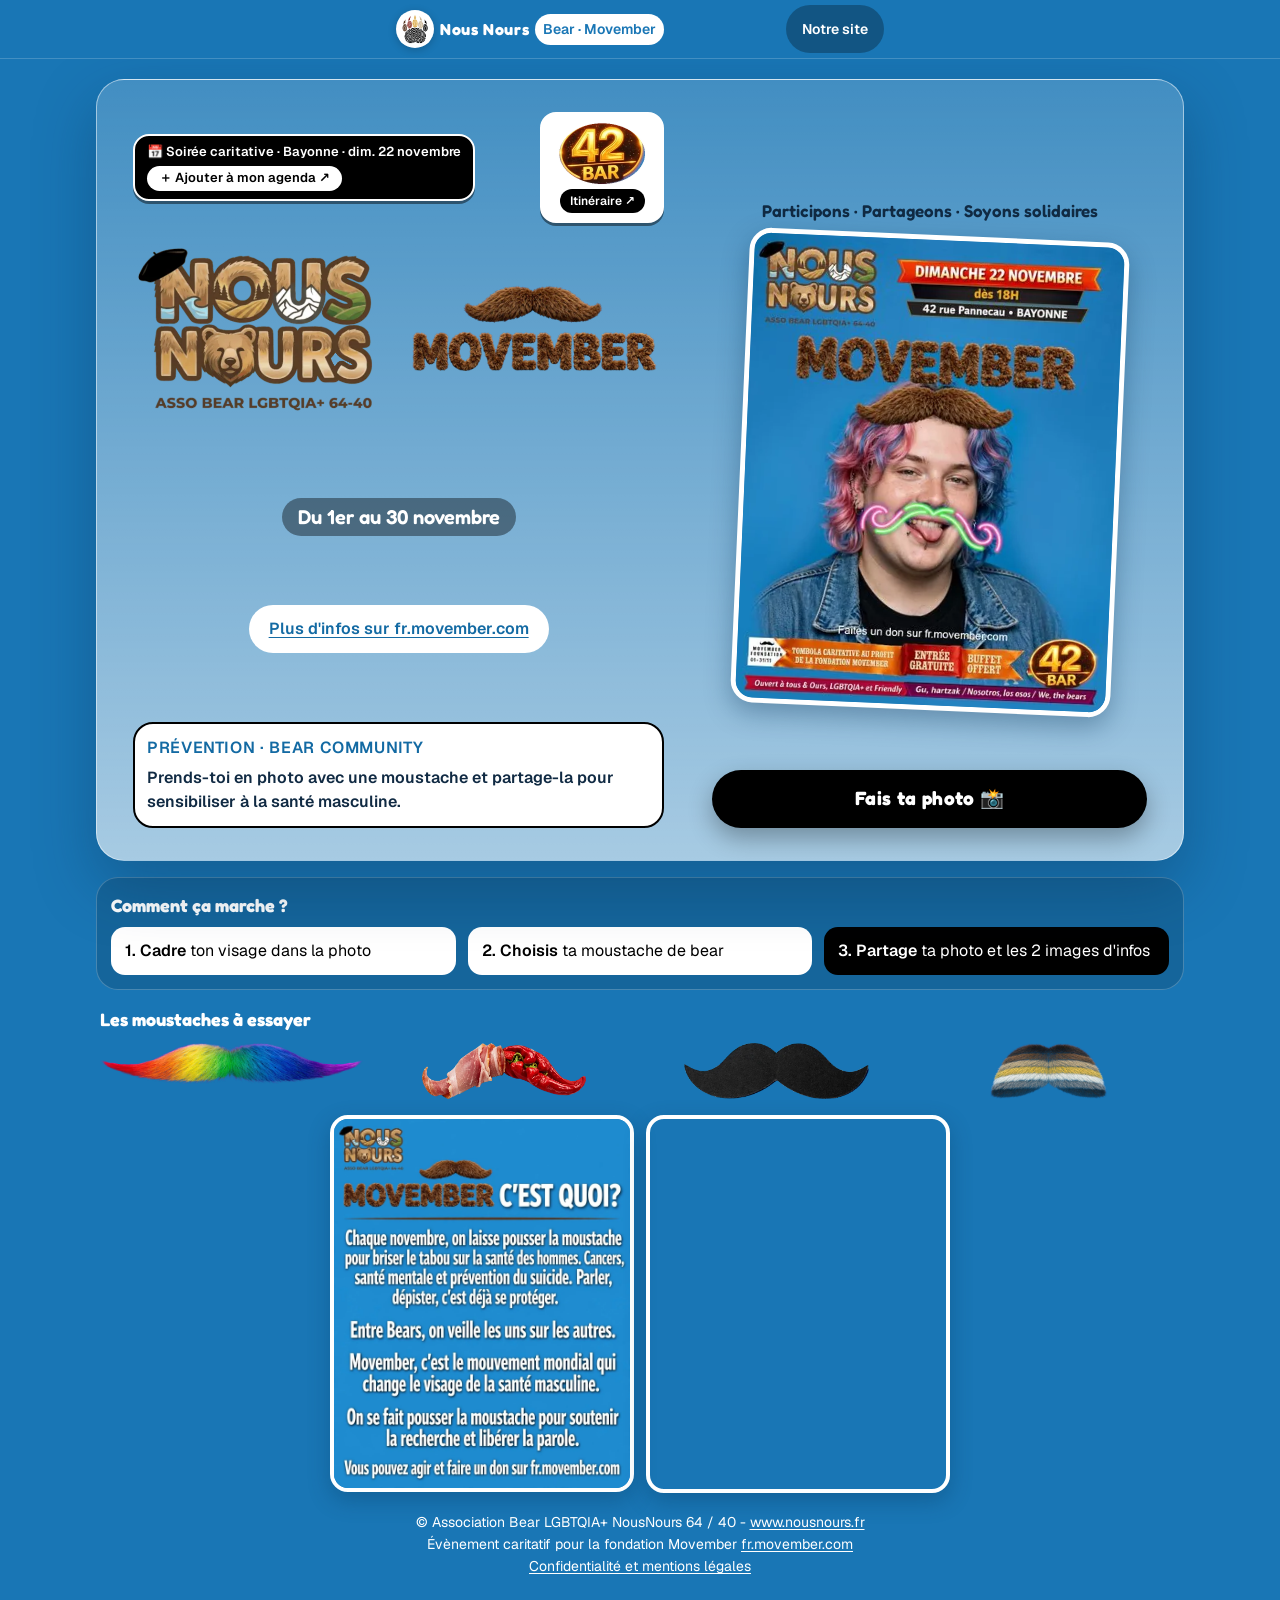
<file: index.html>
<!DOCTYPE html>
<html lang="fr">
<head>
<meta charset="UTF-8">
<meta http-equiv="Content-Security-Policy" content="default-src 'none'; script-src 'self' 'wasm-unsafe-eval'; style-src 'self'; img-src 'self' blob:; font-src 'self'; media-src 'self' blob:; connect-src 'self'; worker-src 'self' blob:; manifest-src 'self'; base-uri 'none'; form-action 'none'">
<meta name="referrer" content="no-referrer">
<meta name="viewport" content="width=device-width, initial-scale=1, viewport-fit=cover">
<meta name="theme-color" content="#1976b5">
<title>Movember · Nous Nours · Photoshoot</title>
<meta name="description" content="Movember avec Nous Nours : prends-toi en photo avec une moustache de bear et partage-la. Ta photo reste sur ton téléphone.">
<meta property="og:type" content="website">
<meta property="og:locale" content="fr_FR">
<meta property="og:title" content="Movember · Nous Nours · Photoshoot">
<meta property="og:description" content="Prends-toi en photo avec une moustache de bear et partage-la pour sensibiliser à la santé masculine. Ta photo n'est envoyée nulle part.">
<meta property="og:image" content="https://meydur64.github.io/photoshoot-movember/assets/og.jpg">
<meta property="og:url" content="https://meydur64.github.io/photoshoot-movember/">
<meta name="twitter:card" content="summary_large_image">
<link rel="icon" type="image/png" sizes="32x32" href="assets/favicon-32.png">
<link rel="apple-touch-icon" href="assets/apple-touch-icon.png">
<link rel="manifest" href="manifest.webmanifest">
<link rel="stylesheet" href="style.css">
</head>
<body>
<a class="skip" href="#contenu">Aller au contenu</a>

<header class="top">
  <div class="top-in">
    <div class="brand">
      <div class="brand-dot"><img data-asset="empreinte" alt=""></div>
      <b>Nous Nours</b>
      <span class="tag">Bear · Movember</span>
    </div>
    <a class="btn-info" href="https://www.nousnours.fr" target="_blank" rel="noopener noreferrer">Notre site</a>
  </div>
</header>

<!-- ============ ACCUEIL ============ -->
<main id="s-landing"><span id="contenu"></span>
  <section class="hero">
    <div class="hero-pills">
      <button class="pill-black" id="btn-agenda"><span class="pb-t"><span aria-hidden="true">📅</span> Soirée caritative · Bayonne · dim. 22 novembre</span><span class="pb-a" id="agenda-act"><span aria-hidden="true">＋</span> Ajouter à mon agenda<span aria-hidden="true"> ↗</span></span></button>
      <a class="pill-orange" href="https://www.google.com/maps/search/?api=1&query=42+Bar+42+rue+Pannecau+Bayonne" target="_blank" rel="noopener noreferrer"><img data-asset="logo42" alt="42 Bar"><span class="pb-a">Itinéraire<span aria-hidden="true"> ↗</span><span class="sr-only"> : 42 rue Pannecau à Bayonne, sur Google Maps</span></span></a>
    </div>
    <div class="hero-grid">
      <div class="hero-brand">
        <img class="hero-logo" data-asset="logo" alt="Nous Nours – Asso Bear LGBTQIA+ 64-40">
        <h1 class="hero-h1"><img class="hero-title" data-asset="titre" alt="Movember"></h1>
      </div>
    </div>

    <p class="dates">Du 1er au 30 novembre</p>
    <a class="more" href="https://fr.movember.com" target="_blank" rel="noopener noreferrer">Plus d'infos sur fr.movember.com</a>

    <div class="note">
      <div>
        <p class="eyebrow">Prévention · Bear community</p>
        <p>Prends-toi en photo avec une moustache et partage-la pour sensibiliser à la santé masculine.</p>
      </div>
    </div>

    <p class="feat">Participons · Partageons · Soyons solidaires</p>
    <div class="frame-wrap">
      <button class="frame" id="slides" aria-pressed="false" aria-label="Photos de participants Movember portant une moustache de bear. Toucher pour mettre le défilement en pause.">
        <img class="slide on" data-asset="s1" alt="">
        <img class="slide" data-asset="s2" alt="">
        <img class="slide" data-asset="s3" alt="">
        <img class="slide" data-asset="s4" alt="">
        <img class="slide" data-asset="s5" alt="">
        <span class="paused" aria-hidden="true">⏸ En pause</span>
      </button>
    </div>
    <button class="cta" id="btn-start">Fais ta photo 📸</button>
    <div class="iab" id="iab" hidden>
      <p id="iab-text"></p>
      <label class="btn w iab-btn" for="file-cam">Prendre une photo</label>
      <input type="file" id="file-cam" accept="image/*" capture="user" hidden>
    </div>
  </section>

  <section class="how">
    <h2>Comment ça marche ?</h2>
    <ol class="steps">
      <li><b>1. Cadre</b> ton visage dans la photo</li>
      <li><b>2. Choisis</b> ta moustache de bear</li>
      <li><b>3. Partage</b> ta photo et les 2 images d'infos</li>
    </ol>
  </section>

  <section class="mous">
    <h2>Les moustaches à essayer</h2>
    <div class="tiles" id="tiles" aria-hidden="true"></div>
  </section>

  <section class="pack">
    <button class="zoom" data-zoom="explications" aria-label="Agrandir l'image : Movember, c'est quoi ?"><img loading="lazy" data-asset="explications" alt="Movember, c'est quoi ?"></button>
    <button class="zoom" data-zoom="affiche" aria-label="Agrandir l'affiche : super gros lot surprise, tombola au 42 Bar"><img loading="lazy" data-asset="affiche" alt=""></button>
    <p class="sr-only">Soirée caritative dimanche 22 novembre dès 18h au 42 Bar, 42 rue Pannecau, Bayonne : tombola, entrée gratuite, buffet offert. Movember du 1er au 30 novembre : fr.movember.com.</p>
  </section>

  <footer>© Association Bear LGBTQIA+ NousNours 64 / 40 - <a href="https://www.nousnours.fr" target="_blank" rel="noopener noreferrer">www.nousnours.fr</a><br>Évènement caritatif pour la fondation Movember <a href="https://fr.movember.com" target="_blank" rel="noopener noreferrer">fr.movember.com</a><br><a href="confidentialite.html">Confidentialité et mentions légales</a></footer>
</main>

<!-- ============ CAMERA ============ -->
<section class="screen" id="s-camera" aria-labelledby="cam-title" hidden>
  <h2 class="sr-only" id="cam-title" tabindex="-1">Prise de la photo</h2>
  <video id="vid" playsinline muted autoplay aria-hidden="true"></video>
  <div class="cam-top">
    <button id="btn-close"><span aria-hidden="true">✕</span> Fermer</button>
    <div class="hint" id="hint" role="status">Cadre ton visage</div>
    <button id="btn-flip" aria-label="Changer de caméra"><span aria-hidden="true">⟲</span></button>
  </div>
  <div class="stage">
    <canvas id="preview" width="540" height="675" role="img" aria-label="Aperçu de ta photo avec la moustache"></canvas>
    <div class="overlay" id="loading"><div><div class="spin"></div><p id="loading-text">Préparation de la photo…</p></div></div>
    <div class="overlay" id="count" aria-live="polite" hidden></div>
    <div class="overlay" id="flash"></div>
    <div class="overlay" id="cam-error" role="alert" hidden><p id="cam-error-text"></p><button id="btn-err-file">Prendre une photo</button><button id="btn-err-retry" hidden>Réessayer</button><button id="btn-err-continue" hidden>Continuer quand même</button></div>
  </div>
  <div class="cam-bottom">
    <div class="carousel" id="carousel" role="radiogroup" aria-label="Choix de la moustache"></div>
    <details id="adjust">
      <summary>Ajuster la taille et la position</summary>
      <div class="sliders">
        <label><span>Taille de la moustache <output id="o-mscale">100 %</output></span><input type="range" id="sl-mscale" min="0.6" max="1.6" step="0.02" value="1"></label>
        <label><span>Hauteur de la moustache <output id="o-my">0</output></span><input type="range" id="sl-my" min="-40" max="40" step="1" value="0"></label>
        <label><span>Zoom du portrait <output id="o-zoom">100 %</output></span><input type="range" id="sl-zoom" min="0.8" max="1.3" step="0.02" value="1"></label>
      </div>
    </details>
    <p class="privacy"><span aria-hidden="true">🔒</span> Ta photo reste sur ton téléphone : elle n'est envoyée nulle part.</p>
    <div class="shutter-row">
      <button class="round" id="btn-gallery" aria-label="Choisir une photo dans la galerie">Galerie</button>
      <input type="file" id="file" accept="image/*" hidden>
      <button class="shutter" id="btn-shutter" aria-label="Prendre la photo"><span></span></button>
      <button class="round" id="btn-timer" aria-pressed="false" aria-label="Minuteur de 3 secondes"><span aria-hidden="true" id="timer-txt">Minuteur<br>off</span></button>
    </div>
  </div>
</section>

<!-- ============ RESULTAT ============ -->
<main id="s-result" hidden>
  <h1 class="sr-only" id="res-title" tabindex="-1">Ton portrait Movember est prêt</h1>
  <div class="res-card">
    <img id="res-img" alt="Ton portrait Movember">
    <div class="res-meta"><b id="res-name"></b><small>Nous Nours · Movember 2026</small></div>
  </div>
  <p class="don"><a href="https://fr.movember.com" target="_blank" rel="noopener noreferrer">Faire un don sur fr.movember.com</a></p>
  <div class="dl-list" id="dl-list" hidden>
    <p>Le partage direct n'est pas disponible ici. Enregistre les images une par une, puis poste-les en carrousel (la légende est copiée) :</p>
    <button class="btn" data-dl="0">Ma photo</button><button class="btn" data-dl="1">Movember, c'est quoi ?</button><button class="btn" data-dl="2">Tombola 42 Bar</button>
  </div>

  <div class="packbox">
    <h2 class="fr">Le pack à poster en carrousel</h2>
    <p>1. Ton portrait moustachu · 2. Movember, c'est quoi ? · 3. Super gros lot tombola 42 Bar.</p>
    <div class="pack3">
      <img id="pk1" alt="Ton portrait"><img data-asset="explications" alt="Image 2 : Movember, c'est quoi ?"><img data-asset="affiche" alt="Image 3 : tombola au 42 Bar">
    </div>
    <div class="cap">
      <div id="cap-text"></div>
      <label class="cap-tags"><input type="checkbox" id="cap-tags" checked> <span>Ajouter #lgbt #Bear</span></label>
      <button id="btn-cap">Copier la légende</button>
      <p class="cap-warn">Tu publies sous ta responsabilité. Ne publie pas la photo d'une autre personne sans son accord.</p>
    </div>
  </div>
  <footer>© Association Bear LGBTQIA+ NousNours 64 / 40 - <a href="https://www.nousnours.fr" target="_blank" rel="noopener noreferrer">www.nousnours.fr</a><br>Évènement caritatif pour la fondation Movember <a href="https://fr.movember.com" target="_blank" rel="noopener noreferrer">fr.movember.com</a></footer>
  <div class="actions" role="group" aria-label="Actions sur ta photo">
    <button class="share" id="btn-share">Partager</button>
    <p class="share-hint">Dans le menu, choisis <strong>Instagram (Feed)</strong>, <strong>TikTok</strong> ou <strong>Facebook (Fil)</strong> : ta photo et la légende sont déjà prêtes, il ne reste qu'à publier.</p>
    <div class="row2">
      <button class="btn" id="btn-retake">Refaire</button>
      <button class="btn w" id="btn-dl">Enregistrer l'image</button>
    </div>
  </div>
</main>

<div class="lightbox" id="lightbox" role="dialog" aria-modal="true" aria-label="Image en plein écran" hidden>
  <button class="lb-close" id="lb-close">Fermer l'image</button>
  <img id="lb-img" alt="">
</div>

<div id="toast" role="status" aria-live="polite"></div>

<script src="app.js" defer></script>
</body>
</html>
</file>
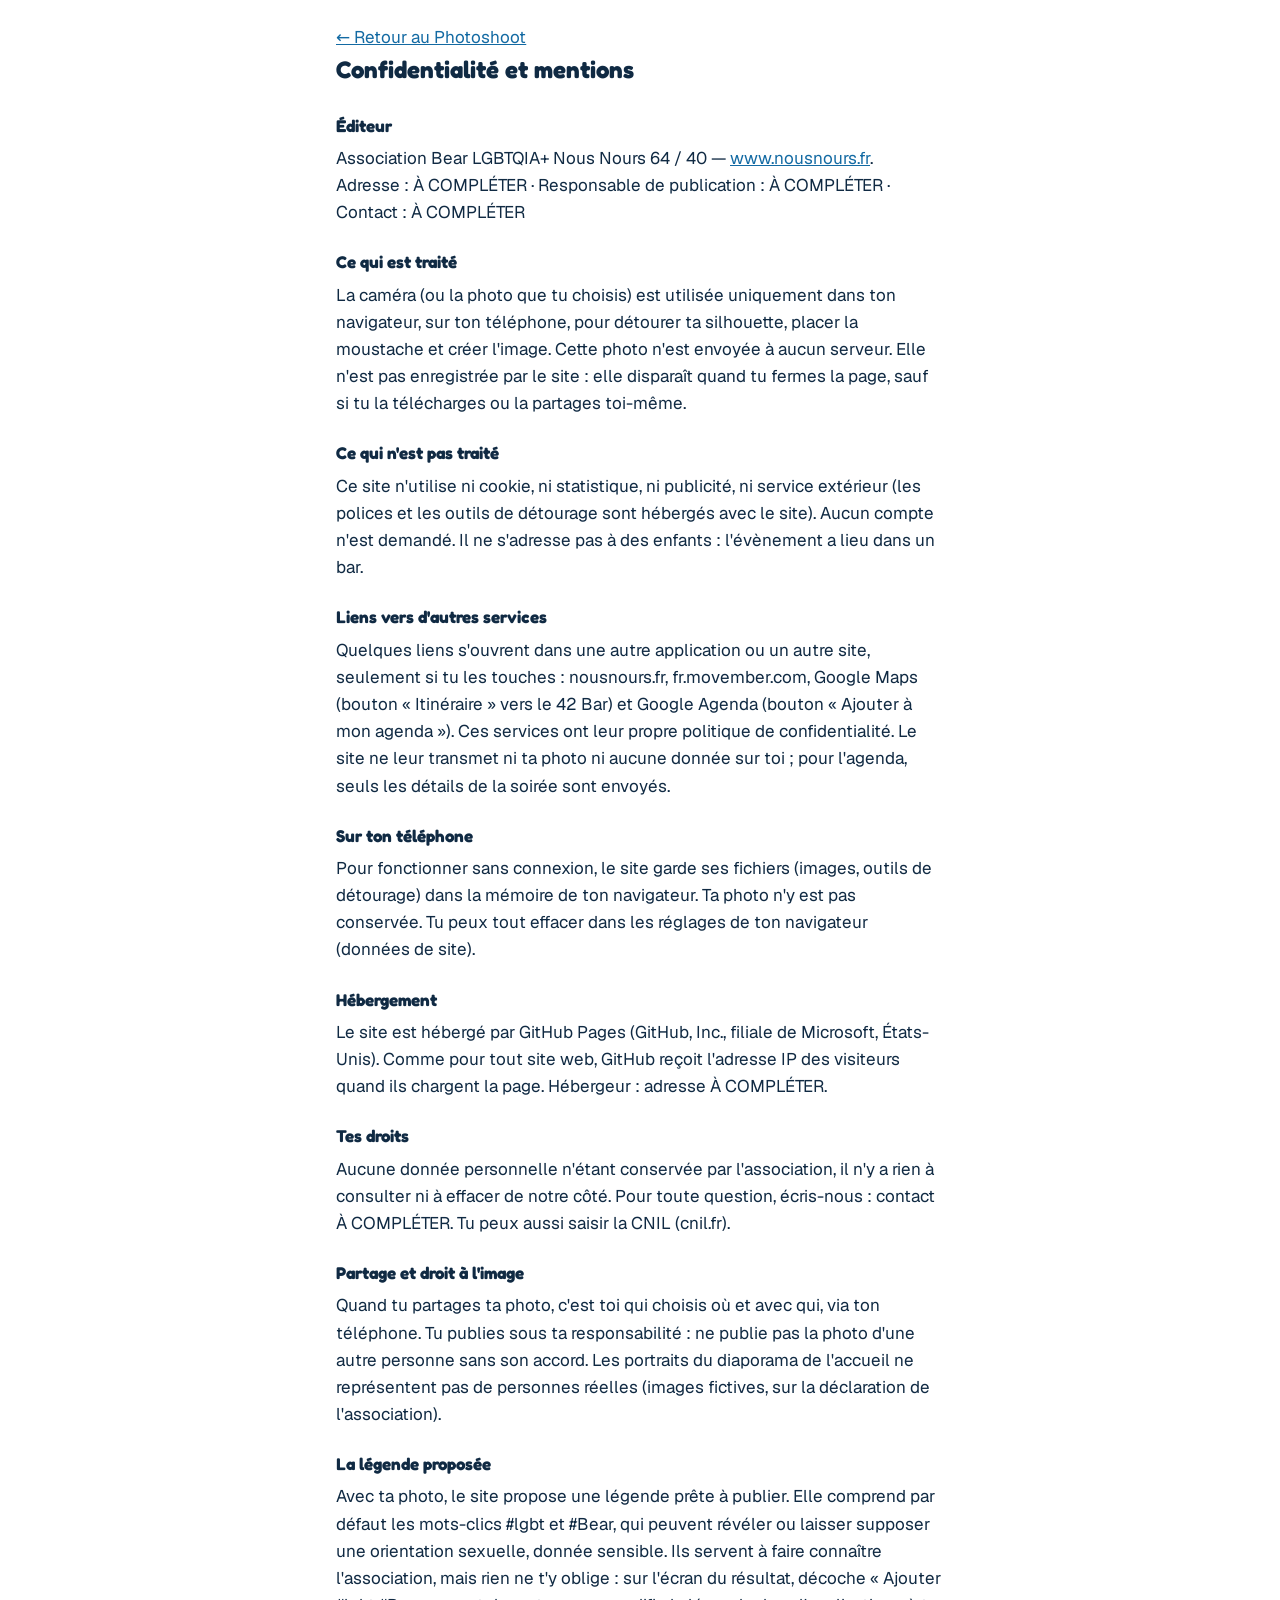
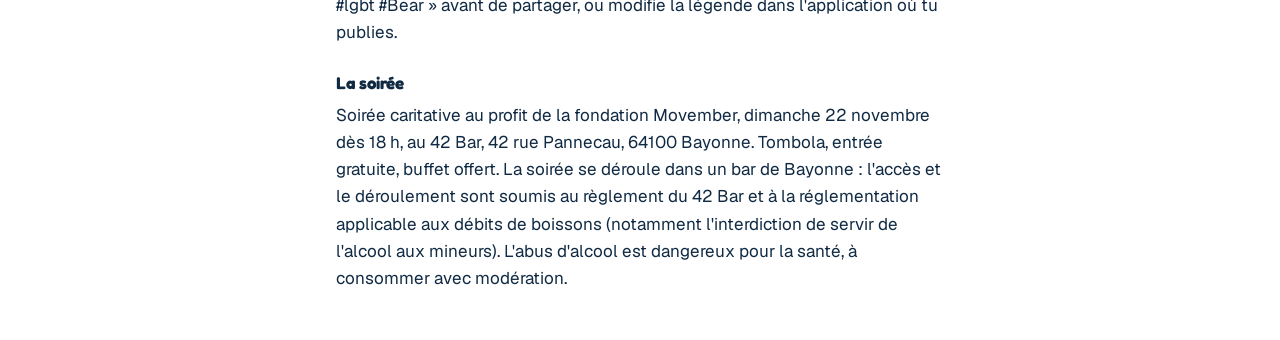
<file: confidentialite.html>
<!DOCTYPE html>
<html lang="fr">
<head>
<meta charset="UTF-8">
<meta http-equiv="Content-Security-Policy" content="default-src 'none'; script-src 'none'; style-src 'self'; img-src 'self'; font-src 'self'; media-src 'self' blob:; connect-src 'self'; worker-src 'self' blob:; manifest-src 'self'; base-uri 'none'; form-action 'none'">
<meta name="referrer" content="no-referrer">
<meta name="viewport" content="width=device-width, initial-scale=1">
<title>Confidentialité · Movember Nous Nours</title>
<link rel="stylesheet" href="style.css">
</head>
<body>
<main class="legal">
<p><a href="index.html">← Retour au Photoshoot</a></p>
<h1>Confidentialité et mentions</h1>

<h2>Éditeur</h2>
<p>Association Bear LGBTQIA+ Nous Nours 64 / 40 — <a href="https://www.nousnours.fr" rel="noopener">www.nousnours.fr</a>.<br>
Adresse : À COMPLÉTER · Responsable de publication : À COMPLÉTER · Contact : À COMPLÉTER</p>

<h2>Ce qui est traité</h2>
<p>La caméra (ou la photo que tu choisis) est utilisée uniquement dans ton navigateur, sur ton téléphone, pour détourer ta silhouette, placer la moustache et créer l'image. Cette photo n'est envoyée à aucun serveur. Elle n'est pas enregistrée par le site : elle disparaît quand tu fermes la page, sauf si tu la télécharges ou la partages toi-même.</p>

<h2>Ce qui n'est pas traité</h2>
<p>Ce site n'utilise ni cookie, ni statistique, ni publicité, ni service extérieur (les polices et les outils de détourage sont hébergés avec le site). Aucun compte n'est demandé. Il ne s'adresse pas à des enfants : l'évènement a lieu dans un bar.</p>

<h2>Liens vers d'autres services</h2>
<p>Quelques liens s'ouvrent dans une autre application ou un autre site, seulement si tu les touches : nousnours.fr, fr.movember.com, Google Maps (bouton « Itinéraire » vers le 42 Bar) et Google Agenda (bouton « Ajouter à mon agenda »). Ces services ont leur propre politique de confidentialité. Le site ne leur transmet ni ta photo ni aucune donnée sur toi ; pour l'agenda, seuls les détails de la soirée sont envoyés.</p>

<h2>Sur ton téléphone</h2>
<p>Pour fonctionner sans connexion, le site garde ses fichiers (images, outils de détourage) dans la mémoire de ton navigateur. Ta photo n'y est pas conservée. Tu peux tout effacer dans les réglages de ton navigateur (données de site).</p>

<h2>Hébergement</h2>
<p>Le site est hébergé par GitHub Pages (GitHub, Inc., filiale de Microsoft, États-Unis). Comme pour tout site web, GitHub reçoit l'adresse IP des visiteurs quand ils chargent la page. Hébergeur : adresse À COMPLÉTER.</p>

<h2>Tes droits</h2>
<p>Aucune donnée personnelle n'étant conservée par l'association, il n'y a rien à consulter ni à effacer de notre côté. Pour toute question, écris-nous : contact À COMPLÉTER. Tu peux aussi saisir la CNIL (cnil.fr).</p>

<h2>Partage et droit à l'image</h2>
<p>Quand tu partages ta photo, c'est toi qui choisis où et avec qui, via ton téléphone. Tu publies sous ta responsabilité : ne publie pas la photo d'une autre personne sans son accord. Les portraits du diaporama de l'accueil ne représentent pas de personnes réelles (images fictives, sur la déclaration de l'association).</p>

<h2>La légende proposée</h2>
<p>Avec ta photo, le site propose une légende prête à publier. Elle comprend par défaut les mots-clics #lgbt et #Bear, qui peuvent révéler ou laisser supposer une orientation sexuelle, donnée sensible. Ils servent à faire connaître l'association, mais rien ne t'y oblige : sur l'écran du résultat, décoche « Ajouter #lgbt #Bear » avant de partager, ou modifie la légende dans l'application où tu publies.</p>

<h2>La soirée</h2>
<p>Soirée caritative au profit de la fondation Movember, dimanche 22 novembre dès 18 h, au 42 Bar, 42 rue Pannecau, 64100 Bayonne. Tombola, entrée gratuite, buffet offert. La soirée se déroule dans un bar de Bayonne : l'accès et le déroulement sont soumis au règlement du 42 Bar et à la réglementation applicable aux débits de boissons (notamment l'interdiction de servir de l'alcool aux mineurs). L'abus d'alcool est dangereux pour la santé, à consommer avec modération.</p>
</main>
</body>
</html>
</file>
<file: style.css>
@font-face{font-family:"Fredoka";font-style:normal;font-weight:500;font-display:swap;src:url("fonts/fredoka-latin-500.woff2") format("woff2");unicode-range:U+0000-00FF,U+0131,U+0152-0153,U+02BB-02BC,U+02C6,U+02DA,U+02DC,U+0304,U+0308,U+0329,U+2000-206F,U+20AC,U+2122,U+2191,U+2193,U+2212,U+2215,U+FEFF,U+FFFD}
@font-face{font-family:"Fredoka";font-style:normal;font-weight:600;font-display:swap;src:url("fonts/fredoka-latin-600.woff2") format("woff2");unicode-range:U+0000-00FF,U+0131,U+0152-0153,U+02BB-02BC,U+02C6,U+02DA,U+02DC,U+0304,U+0308,U+0329,U+2000-206F,U+20AC,U+2122,U+2191,U+2193,U+2212,U+2215,U+FEFF,U+FFFD}
@font-face{font-family:"Fredoka";font-style:normal;font-weight:700;font-display:swap;src:url("fonts/fredoka-latin-700.woff2") format("woff2");unicode-range:U+0000-00FF,U+0131,U+0152-0153,U+02BB-02BC,U+02C6,U+02DA,U+02DC,U+0304,U+0308,U+0329,U+2000-206F,U+20AC,U+2122,U+2191,U+2193,U+2212,U+2215,U+FEFF,U+FFFD}
@font-face{font-family:"Geist";font-style:normal;font-weight:400;font-display:swap;src:url("fonts/geist-latin-400.woff2") format("woff2");unicode-range:U+0000-00FF,U+0131,U+0152-0153,U+02BB-02BC,U+02C6,U+02DA,U+02DC,U+0304,U+0308,U+0329,U+2000-206F,U+20AC,U+2122,U+2191,U+2193,U+2212,U+2215,U+FEFF,U+FFFD}
@font-face{font-family:"Geist";font-style:normal;font-weight:600;font-display:swap;src:url("fonts/geist-latin-600.woff2") format("woff2");unicode-range:U+0000-00FF,U+0131,U+0152-0153,U+02BB-02BC,U+02C6,U+02DA,U+02DC,U+0304,U+0308,U+0329,U+2000-206F,U+20AC,U+2122,U+2191,U+2193,U+2212,U+2215,U+FEFF,U+FFFD}
:root{
  --blue:#1976b5; --blue-deep:#136aa3; --orange:#a94400; --cream:#fff8e6; --ink:#102a43; --fur:#7a4a22;
  --safe-t:env(safe-area-inset-top,0px); --safe-b:env(safe-area-inset-bottom,0px);
}
*{box-sizing:border-box;margin:0;padding:0}
html,body{background:var(--blue);color:#fff;font-family:"Geist",system-ui,sans-serif;font-size:100%;line-height:1.5;-webkit-tap-highlight-color:transparent}
h1,h2,h3,.fr{font-family:"Fredoka",system-ui,sans-serif}
button{font:inherit;color:inherit;background:none;border:0;cursor:pointer}
img{display:block;max-width:100%}
[hidden]{display:none!important}
:focus-visible{outline:3px solid #000;outline-offset:2px;box-shadow:0 0 0 2px #fff}   /* anneau noir + liseré blanc : visible sur fond clair comme sombre */
.skip{position:absolute;left:8px;top:-60px;z-index:100;background:#fff;color:#000;padding:12px 16px;border-radius:12px;font-weight:700}.skip:focus{top:8px}

/* ---------- header ---------- */
.top{position:sticky;top:0;z-index:30;padding-top:var(--safe-t);background:rgba(25,118,181,.82);border-bottom:1px solid rgba(255,255,255,.18)}
.top-in{max-width:520px;margin:0 auto;min-height:58px;padding:5px 16px;display:flex;align-items:center;justify-content:space-between;flex-wrap:wrap;gap:6px}
.brand{display:flex;align-items:center;gap:10px}
.brand-dot{width:38px;height:38px;border-radius:50%;background:#fff;display:grid;place-items:center;overflow:hidden;box-shadow:0 2px 8px rgba(0,0,0,.2)}
.brand-dot img{width:30px;height:30px;object-fit:contain}
.brand b{font-family:"Fredoka";font-weight:700;letter-spacing:.04em}
.tag{margin-left:4px;font-size:.875rem;font-weight:700;padding:5px 10px;border-radius:99px;background:#fff;color:var(--blue)}
.btn-info{display:inline-flex;align-items:center;color:inherit;text-decoration:none;min-height:48px;padding:0 16px;border-radius:99px;background:rgba(0,0,0,.28);font-size:.875rem;font-weight:600}
#infos a{color:#fff;text-decoration:underline}
#infos{max-width:520px;margin:12px auto 0;padding:12px 16px;font-size:.875rem;line-height:1.5;background:rgba(0,0,0,.22);border-radius:14px}

/* ---------- landing ---------- */
main{max-width:520px;margin:0 auto;padding:20px 16px calc(40px + var(--safe-b))}
.hero{position:relative;border-radius:28px;padding:18px;color:var(--ink);background:linear-gradient(180deg,rgba(255,255,255,.18),rgba(255,255,255,.62));border:1px solid rgba(255,255,255,.5);box-shadow:0 24px 60px rgba(8,50,84,.35)}
.hero-pills{display:flex;justify-content:space-between;align-items:center;gap:8px;flex-wrap:wrap}
.pill-black{background:#000;color:#fff;font-size:.875rem;font-weight:700;letter-spacing:0;padding:8px 14px;border-radius:18px;min-width:0;line-height:1.3}
.pill-orange{flex:none;text-decoration:none;display:inline-flex;align-items:center;min-height:48px;background:var(--orange);color:#fff;font-size:.875rem;font-weight:700;padding:0 16px;border-radius:99px;white-space:nowrap}
.hero-grid{margin-top:16px;display:grid;grid-template-columns:1.12fr .88fr;gap:12px;align-items:start}
.hero-logo{width:100%}
.hero-title{width:100%;margin-top:2px}
.dates span{font-weight:500;opacity:.95}
.dates{margin-top:16px;text-align:center;font-family:"Fredoka";font-weight:600;font-size:clamp(1rem,4.4vw,1.25rem);color:#fff;text-shadow:0 2px 0 rgba(8,50,84,.35)}
.frame-wrap{position:relative;align-self:end;margin-bottom:6px}
.frame{position:relative;aspect-ratio:4/5;border-radius:22px;border:4px solid #fff;overflow:hidden;transform:rotate(2.5deg);box-shadow:0 10px 26px rgba(8,50,84,.35);background:var(--blue)}
.frame img.slide{position:absolute;inset:0;width:100%;height:100%;object-fit:cover;opacity:0;transition:opacity .9s ease}
.frame img.slide.on{opacity:1}
.frame-tag{position:absolute;right:-6px;bottom:-12px;background:#000;color:#fff;font-size:.875rem;font-weight:600;padding:5px 10px;border-radius:99px;transform:rotate(-6deg)}
.note{margin-top:18px;border:2px solid #000;border-radius:20px;background:#fff;padding:14px;display:flex;gap:12px;align-items:flex-start}
.note .ico{flex:none;width:48px;height:48px;border-radius:50%;background:var(--orange);border:3px solid #000;display:grid;place-items:center;overflow:hidden}
.note .ico img{width:30px}
.chips{display:flex;gap:6px;flex-wrap:wrap;margin-bottom:8px}
.chip{font-size:.875rem;font-weight:700;padding:4px 9px;border-radius:99px}
.chip.b{background:var(--blue);color:#fff}.chip.k{background:#000;color:#fff}
.note p{font-size:1rem;line-height:1.5;font-weight:600}
.note small{display:block;margin-top:6px;font-size:.875rem;font-weight:400;color:rgba(16,42,67,.85);line-height:1.5}
.feat{margin-top:16px;display:flex;gap:8px;flex-wrap:wrap}
.feat span{font-size:.875rem;font-weight:700;padding:8px 14px;border-radius:99px}
.feat .f1{background:var(--blue);color:#fff}.feat .f2{background:#fff;color:#000;border:1px solid rgba(0,0,0,.1)}.feat .f3{background:#000;color:#fff}
.tiles{margin-top:16px;display:grid;grid-template-columns:repeat(4,1fr);gap:8px}
.tile{aspect-ratio:1;border-radius:14px;background:var(--cream);border:1px solid rgba(0,0,0,.07);display:grid;place-items:center;padding:8px}
.tile img{max-height:44px;object-fit:contain}
.cta{margin-top:18px;width:100%;min-height:58px;border-radius:99px;background:#000;color:#fff;font-family:"Fredoka";font-weight:700;font-size:1.2rem;letter-spacing:.02em;box-shadow:0 10px 24px rgba(0,0,0,.3);transition:transform .12s}
.cta:active{transform:scale(.97)}
.cta-note{margin-top:8px;text-align:center;font-size:.875rem;font-weight:600;color:rgba(16,42,67,.9)}
.how{margin-top:22px;border-radius:22px;padding:16px;background:rgba(0,0,0,.14);border:1px solid rgba(255,255,255,.22)}
.how h2{font-size:1.125rem;font-weight:700}
.how-grid{margin-top:12px;display:grid;grid-template-columns:1fr;gap:10px}
.how-grid div{border-radius:14px;padding:12px 14px;font-size:1rem;line-height:1.5;background:#fff;color:#000}
.how-grid div:last-child{background:#000;color:#fff}
.how-grid b{display:block;margin-bottom:2px;font-size:1rem}
.pack{margin-top:22px;display:grid;grid-template-columns:1fr 1fr;gap:12px}
.pack img{border-radius:18px;border:4px solid #fff;box-shadow:0 8px 22px rgba(8,50,84,.3);width:100%}
footer a{color:inherit;text-decoration:underline;text-underline-offset:2px}
footer{margin-top:26px;font-size:.875rem;text-align:center;line-height:1.6}

/* ---------- camera ---------- */
.screen{position:fixed;left:0;right:0;top:0;height:100vh;height:100dvh;z-index:50;background:#06202f;display:flex;flex-direction:column;padding-top:var(--safe-t);overflow:hidden}
#vid{position:absolute;width:2px;height:2px;opacity:0;pointer-events:none}
.cam-top{flex:none;display:flex;align-items:center;justify-content:space-between;gap:8px;padding:10px 12px}
.cam-top button{min-height:48px;min-width:48px;padding:0 16px;border-radius:99px;background:rgba(255,255,255,.18);font-size:.9375rem;font-weight:600}
.hint{flex:1;text-align:center;font-size:.875rem;line-height:1.3;font-weight:700;padding:8px 12px;border-radius:18px;background:#fff;color:#000}
.stage{position:relative;flex:1 1 0;min-height:0;overflow:hidden}
#preview{position:absolute;left:10px;top:0;width:calc(100% - 20px);height:calc(100% - 6px);object-fit:contain;border-radius:14px}
.overlay{position:absolute;inset:0;display:grid;place-items:center;text-align:center;padding:24px}
#loading{background:rgba(6,32,47,.78);border-radius:14px;margin:0 10px;gap:14px;align-content:center}
.spin{width:44px;height:44px;border-radius:50%;border:5px solid rgba(255,255,255,.25);border-top-color:#fff;animation:spin 1s linear infinite;margin:0 auto}
@keyframes spin{to{transform:rotate(360deg)}}
#count{pointer-events:none;font-family:"Fredoka";font-weight:700;font-size:min(34vw,200px);color:#fff;text-shadow:0 6px 30px rgba(0,0,0,.5)}
#flash{background:#fff;opacity:0;pointer-events:none;border-radius:14px;margin:0 10px}
#flash.go{animation:flash .22s ease}
@keyframes flash{0%{opacity:0}40%{opacity:1}100%{opacity:0}}
#cam-error{background:rgba(6,32,47,.95);border-radius:14px;margin:0 10px;font-size:1rem;line-height:1.5;gap:14px;align-content:center}
#cam-error button{margin:0 auto;min-height:48px;padding:0 20px;border-radius:99px;background:#fff;color:#000;font-weight:700}
.cam-bottom{flex:none;width:100%;max-width:720px;margin:0 auto;max-height:58vh;max-height:58dvh;overflow-y:auto;padding:8px 12px calc(10px + var(--safe-b));background:#06202f}
.carousel{display:flex;gap:8px;overflow-x:auto;scroll-snap-type:x proximity;padding:2px 2px 8px;scrollbar-width:none;-webkit-overflow-scrolling:touch}
.carousel::-webkit-scrollbar{display:none}
.card{flex:none;width:104px;scroll-snap-align:center;border-radius:16px;padding:8px 6px;display:flex;flex-direction:column;align-items:center;background:rgba(255,255,255,.12);border:2px solid rgba(255,255,255,.18);text-align:center;transition:transform .12s}
.card[aria-checked=true]{background:#fff;border-color:#fff;color:#000;transform:scale(1.03)}
.card .im{height:42px;width:100%;display:grid;place-items:center}
.card .nf{font-size:30px;line-height:1}
.card .im img{max-height:38px;max-width:100%;object-fit:contain}
.card b{display:block;margin-top:4px;min-height:2.2em;font-family:"Fredoka";font-size:.875rem;line-height:1.2}
.card i{display:block;font-style:normal;font-size:.875rem;line-height:1.2;margin-top:2px}
details#adjust summary{list-style:none;cursor:pointer;display:flex;align-items:center;gap:8px;min-height:48px;font-size:.9375rem;font-weight:600;padding:0 4px}
details#adjust summary::before{content:"▸";transition:transform .15s}
details#adjust[open] summary::before{transform:rotate(90deg)}
details#adjust summary::-webkit-details-marker{display:none}
.sliders{display:grid;grid-template-columns:1fr;gap:6px;padding-bottom:8px}
.sliders label{display:block;min-width:0;font-size:.9375rem;font-weight:600;color:#fff}
.sliders output{font-weight:400;opacity:.85}
.sliders input{display:block;width:100%;min-height:48px;accent-color:#fff}
.shutter-row{display:flex;align-items:center;justify-content:space-between;gap:12px}
.round{width:60px;height:60px;border-radius:50%;background:rgba(255,255,255,.18);display:grid;place-items:center;font-size:.8125rem;font-weight:600;text-align:center;line-height:1.1;cursor:pointer}
.shutter{width:72px;height:72px;border-radius:50%;background:#fff;display:grid;place-items:center;box-shadow:0 0 0 6px rgba(255,255,255,.25);transition:transform .1s}
.shutter:active{transform:scale(.94)}
.shutter span{width:58px;height:58px;border-radius:50%;border:3px solid #000}

/* ---------- result ---------- */
.res-card{border-radius:24px;background:#fff;padding:8px;box-shadow:0 20px 50px rgba(8,50,84,.35)}
.res-card img{border-radius:18px;width:100%;aspect-ratio:4/5;object-fit:cover}
.res-meta{padding:10px 8px 6px;color:#000}
.res-meta b{font-family:"Fredoka";font-size:1.125rem}
.res-meta small{display:block;font-size:.875rem;color:rgba(0,0,0,.75)}
.row2{margin-top:8px;display:grid;grid-template-columns:1fr 1fr;gap:8px}
.btn{min-height:52px;border-radius:99px;font-weight:700;font-size:1rem;background:rgba(0,0,0,.28);border:1px solid rgba(255,255,255,.3)}
.btn.w{background:#fff;color:#000;border-color:#fff}
.share{width:100%;min-height:60px;border-radius:99px;background:#000;color:#fff;font-family:"Fredoka";font-weight:700;font-size:1.25rem;box-shadow:0 10px 26px rgba(0,0,0,.3);padding:8px 18px;line-height:1.15}
.actions{position:sticky;bottom:0;z-index:20;margin:16px -16px calc(-40px - var(--safe-b));padding:10px 16px calc(10px + var(--safe-b));background:rgba(19,106,163,.96);border-top:1px solid rgba(255,255,255,.25)}
.packbox{margin-top:16px;border-radius:20px;background:#fff;color:#000;padding:14px}
.packbox h2{font-size:1.125rem}
.packbox p{margin-top:4px;font-size:.9375rem;line-height:1.5;color:rgba(0,0,0,.8)}
.pack3{margin-top:10px;display:grid;grid-template-columns:repeat(3,1fr);gap:8px}
.pack3 img{width:100%;aspect-ratio:4/5;object-fit:cover;border-radius:10px;border:1px solid rgba(0,0,0,.1);background:var(--blue)}
.cap{margin-top:12px;border-radius:14px;background:var(--cream);border:1px solid rgba(0,0,0,.1);padding:12px;font-size:.9375rem;line-height:1.5}
.cap button{margin-top:8px;min-height:48px;padding:0 20px;border-radius:99px;background:var(--blue-deep);color:#fff;font-weight:700;font-size:1rem}
#toast{position:fixed;left:50%;bottom:calc(24px + var(--safe-b));transform:translate(-50%,20px);opacity:0;pointer-events:none;z-index:99;max-width:min(92vw,420px);background:#000;color:#fff;font-size:1rem;font-weight:600;line-height:1.4;padding:12px 18px;border-radius:16px;text-align:center;transition:.25s}
#toast.on{opacity:1;transform:translate(-50%,0)}
@media (max-height:720px){
  .cam-top{padding:6px 12px}
  .card{width:88px;padding:6px 4px}.card .im{height:30px}.card .im img{max-height:28px}.card .nf{font-size:24px}.card i{display:none}.card b{min-height:0}
  .round{width:52px;height:52px}.shutter{width:62px;height:62px}.shutter span{width:48px;height:48px}
  .cam-bottom{padding-top:6px}
}
@media (max-height:560px){.sliders{display:none}}
@media (prefers-reduced-motion:reduce){*{animation:none!important;transition:none!important}}
#loading-text{margin-top:14px;font-weight:600;font-size:1rem}

#cap-text{user-select:text;-webkit-user-select:text}
.cap-tags{display:flex;align-items:center;gap:10px;min-height:48px;margin-top:4px;font-size:1rem;font-weight:600}
.cap-tags input{width:24px;height:24px;flex:none}
.cap-warn{margin-top:8px;font-size:.875rem;line-height:1.5;color:rgba(16,42,67,.9)}
body:has(.legal){background:#fff}
.legal{max-width:640px;margin:0 auto;padding:24px 16px 48px;line-height:1.6;font-size:1.0625rem;color:#102a43;background:#fff}
.legal h1{font-size:24px;margin:0 0 12px}.legal h2{font-size:17px;margin:22px 0 6px}
.legal a{color:#136aa3}

.iab{margin:14px auto;max-width:520px;padding:12px 14px;border-radius:14px;background:#fff3cd;color:#102a43;font-size:1rem;line-height:1.5;text-align:center}
.iab-btn{display:inline-flex;align-items:center;justify-content:center;margin-top:8px;padding:0 18px;min-height:44px;cursor:pointer}
.dl-list{margin:12px 0;padding:12px;border-radius:14px;background:#fff3cd;color:#102a43;font-size:1rem;line-height:1.5}
.dl-list .btn{margin:6px 6px 0 0}

.sr-only{position:absolute;width:1px;height:1px;overflow:hidden;clip:rect(0 0 0 0);white-space:nowrap}
h1.hero-h1{font:inherit;margin:0}
.tag{margin-left:0;padding:5px 8px;letter-spacing:0}
.brand{gap:6px}
@media (max-width:380px){.brand b{font-size:14px;letter-spacing:0}.tag{padding:4px 6px}.btn-info{padding:0 8px}}
.don{margin:12px 0;text-align:center;font-weight:700}
.don a{color:#fff;text-decoration:underline;text-underline-offset:3px}

/* moins de boutons à l'écran : en direct on ne montre que l'essentiel, les réglages arrivent avec la photo */
.card i{display:none}.card b{min-height:0}
#s-camera[data-mode=live] #adjust{display:none}
#s-camera[data-mode=photo] #btn-gallery,#s-camera[data-mode=photo] #btn-timer,#s-camera[data-mode=photo] #btn-flip{visibility:hidden}
.pause{display:block;margin:12px auto 0;min-height:48px;padding:0 18px;border-radius:99px;background:#fff;color:#000;font-weight:700;font-size:.9375rem}
.don{font-size:1.0625rem}
.feat{align-items:center}
@media (prefers-reduced-motion:reduce){.pause{display:none}}
.nets{display:grid;grid-template-columns:repeat(3,1fr);gap:8px;margin-top:8px}
.net{display:flex;align-items:center;justify-content:center;gap:6px;min-height:48px;border-radius:99px;background:#fff;color:#000;font-weight:700;font-size:.9375rem}
.more{display:flex;align-items:center;justify-content:center;margin:8px auto 0;min-height:48px;padding:0 20px;width:fit-content;max-width:100%;border-radius:99px;background:#fff;color:var(--blue-deep);font-weight:700;font-size:1rem;text-decoration:underline;text-underline-offset:3px;text-align:center}
.eyebrow{font-size:.875rem;font-weight:700;letter-spacing:.04em;text-transform:uppercase;color:var(--blue-deep);margin-bottom:6px}
.feat{display:block;font-family:"Fredoka";font-weight:600;font-size:1.125rem;line-height:1.4;text-align:center;color:var(--ink)}
.mous{margin-top:22px;padding:0 4px}
.mous h2{font-size:1.125rem;font-weight:700}
.mous p{margin-top:4px;font-size:1rem}
.tiles{margin-top:10px;display:flex;gap:10px;justify-content:space-between}
.tile{flex:1;aspect-ratio:auto;background:none;border:0;border-radius:0;padding:0;display:block}
.tile img{max-height:56px;width:100%;margin:0 auto}
button.zoom{display:block;padding:0;border-radius:18px;cursor:zoom-in}
button.zoom img{pointer-events:none}
.lightbox{position:fixed;inset:0;z-index:200;background:rgba(0,0,0,.92);display:flex;flex-direction:column;align-items:center;justify-content:center;gap:12px;padding:12px calc(12px + env(safe-area-inset-right,0px)) calc(12px + var(--safe-b)) 12px;cursor:zoom-out}
.lightbox img{max-width:100%;max-height:calc(100dvh - 100px);object-fit:contain;border-radius:12px}
.lb-close{min-height:48px;padding:0 22px;border-radius:99px;background:#fff;color:#000;font-weight:700;font-size:1rem}
.hero-grid{display:block;text-align:center}
.hero-logo,.hero-title{width:min(78%,340px);margin-left:auto;margin-right:auto}
.frame-wrap{width:min(88%,360px);margin:22px auto 0;align-self:auto}
.frame{border-width:5px}
button.frame{display:block;width:100%;padding:0;cursor:pointer}
.paused{display:none;position:absolute;left:8px;top:8px;z-index:2;background:#000;color:#fff;font-size:.875rem;font-weight:700;padding:4px 10px;border-radius:99px}
.frame.is-paused .paused{display:block}
.cta{position:relative;z-index:3;margin-top:-26px}
.hero{padding:14px}
.hero-logo,.hero-title{width:min(60%,250px)}
.hero-grid{margin-top:8px}
.frame-wrap{width:min(68%,270px);margin-top:14px}
.note{margin-top:12px;padding:12px}
.feat{margin-top:10px;font-size:1.0625rem}
.how{margin-top:16px;padding:14px}
.steps{list-style:none;margin-top:8px;display:grid;gap:4px;font-size:1rem;line-height:1.5}
.steps b{font-weight:700}
.mous{margin-top:16px}
.pack{margin-top:16px}
footer{margin-top:18px}
.privacy{margin:2px 0 8px;text-align:center;font-size:.875rem;line-height:1.4;color:#fff}
.hero-brand{display:grid;grid-template-columns:1fr 1fr;gap:10px;align-items:center}
.hero-brand .hero-logo,.hero-brand .hero-title{width:100%;margin:0}
.hero-grid{margin-top:4px}
.hero-pills{flex-wrap:nowrap;gap:8px}
.pill-black{font-size:.8125rem;padding:6px 12px;line-height:1.25}
.pill-orange{min-height:48px;padding:0 14px}
.hero-brand{gap:8px}
.cta{margin-top:12px}
.dates{margin-top:12px}
.cta{margin-top:-26px}
.pill-black{text-align:left;cursor:pointer}
.pill-orange{padding:0;background:none;min-width:88px;justify-content:center}
.pill-orange img{width:88px;height:auto}

.pill-black{display:flex;flex-direction:column;gap:6px;border:2px solid #fff;box-shadow:0 3px 0 rgba(0,0,0,.45);border-radius:16px;padding:8px 12px}
.pill-black:active,.pill-orange:active{transform:translateY(2px);box-shadow:none}
.pb-a{display:inline-block;align-self:flex-start;background:#fff;color:#000;font-weight:800;font-size:.8125rem;padding:4px 12px;border-radius:99px}
.pill-black.done .pb-a{background:#1b7f3a;color:#fff}
.pill-orange{flex-direction:column;gap:4px;padding:6px 8px;background:#fff;border:2px solid #fff;box-shadow:0 3px 0 rgba(0,0,0,.45);border-radius:16px;min-width:104px}
.pill-orange img{width:88px}
.pill-orange .pb-a{background:#000;color:#fff;align-self:center;font-size:.75rem;padding:3px 10px}

.share-hint{margin:8px 4px 0;font-size:.875rem;line-height:1.4;color:var(--ink,#000);text-align:center}

.actions{background:#136aa3!important}

.share-hint{color:#fff!important}

/* a11y : contraste de la date, texte qui suit la taille choisie sur iPhone */
.dates{display:block;width:fit-content;margin-inline:auto;background:rgba(0,0,0,.4);padding:4px 16px;border-radius:99px;text-shadow:none}
@supports (font: -apple-system-body){html{font:-apple-system-body}}
/* petit écran / grande police : en-tête opaque et sur une ligne */
.top{background:#1976b5}
@media (max-width:500px){.top .tag{display:none}.top-in{flex-wrap:nowrap}}
/* petits écrans (<=420px) : pastilles empilées, barre d'actions plus compacte */
@media (max-width:500px){
.hero-pills{flex-direction:column;align-items:stretch}
.pill-orange{flex-direction:row!important;justify-content:center;gap:16px;padding:6px 16px}
.pill-orange img{max-height:52px;width:auto}
.share{min-height:52px;font-size:1.125rem}
.share-hint{font-size:.8125rem;line-height:1.3;margin-top:4px}
.row2 .btn{min-height:48px;padding:6px 8px}
}

/* ordinateur (>=1000px) : accueil en deux colonnes, étapes côte à côte, résultat en deux colonnes */
@media (min-width:1000px){
main{max-width:1120px}
#s-landing .hero{display:grid;grid-template-columns:minmax(0,1.1fr) minmax(320px,.9fr);column-gap:48px;padding:32px 36px}
#s-landing .hero>*{grid-column:1;align-self:start}
#s-landing .hero-pills{grid-row:1}
#s-landing .hero-grid{grid-row:2}
#s-landing .dates{grid-row:3}
#s-landing .more{grid-row:4;justify-self:center;align-self:start}
#s-landing .note{grid-row:5}
#s-landing .feat{grid-column:2;grid-row:1;align-self:end;text-align:center}
#s-landing .frame-wrap{grid-column:2;grid-row:2/span 3;width:min(100%,380px);margin:12px auto 0}
#s-landing .cta{grid-column:2;grid-row:5;align-self:end;margin-top:0}
#s-landing .dates,#s-landing .more{margin-top:12px}
#s-landing .iab{grid-column:2;grid-row:6}
.hero-pills{flex-direction:row;align-items:center}
.pill-orange{flex-direction:column!important;padding:8px 16px}
.how .steps{grid-template-columns:repeat(3,1fr);gap:12px}
.steps li{background:#fff;color:#000;border-radius:14px;padding:12px 14px}
.steps li:last-child{background:#000;color:#fff}
.pack{max-width:620px;margin-inline:auto}
#s-result:not([hidden]){display:grid;grid-template-columns:minmax(0,440px) minmax(0,1fr);gap:0 36px;align-items:start}
#s-result>.res-card{grid-column:1;grid-row:1}
#s-result>.don{grid-column:1;grid-row:2}
#s-result>.dl-list{grid-column:2;grid-row:1}
#s-result>.packbox{grid-column:2;grid-row:1/span 2;margin-top:0}
#s-result>footer,#s-result>.actions{grid-column:1/-1}
#s-result>.actions{display:flex;flex-wrap:wrap;gap:12px 20px;align-items:center;justify-content:center}
#s-result>.actions .share{width:auto;min-width:320px}
#s-result>.actions .share-hint{flex:1 1 280px;max-width:420px;margin:0}
#s-result>.actions .row2{margin-top:0;min-width:360px}
.btn,.share,.cta,.pill-black,.pill-orange,.round,.shutter{cursor:pointer}
}
</file>
